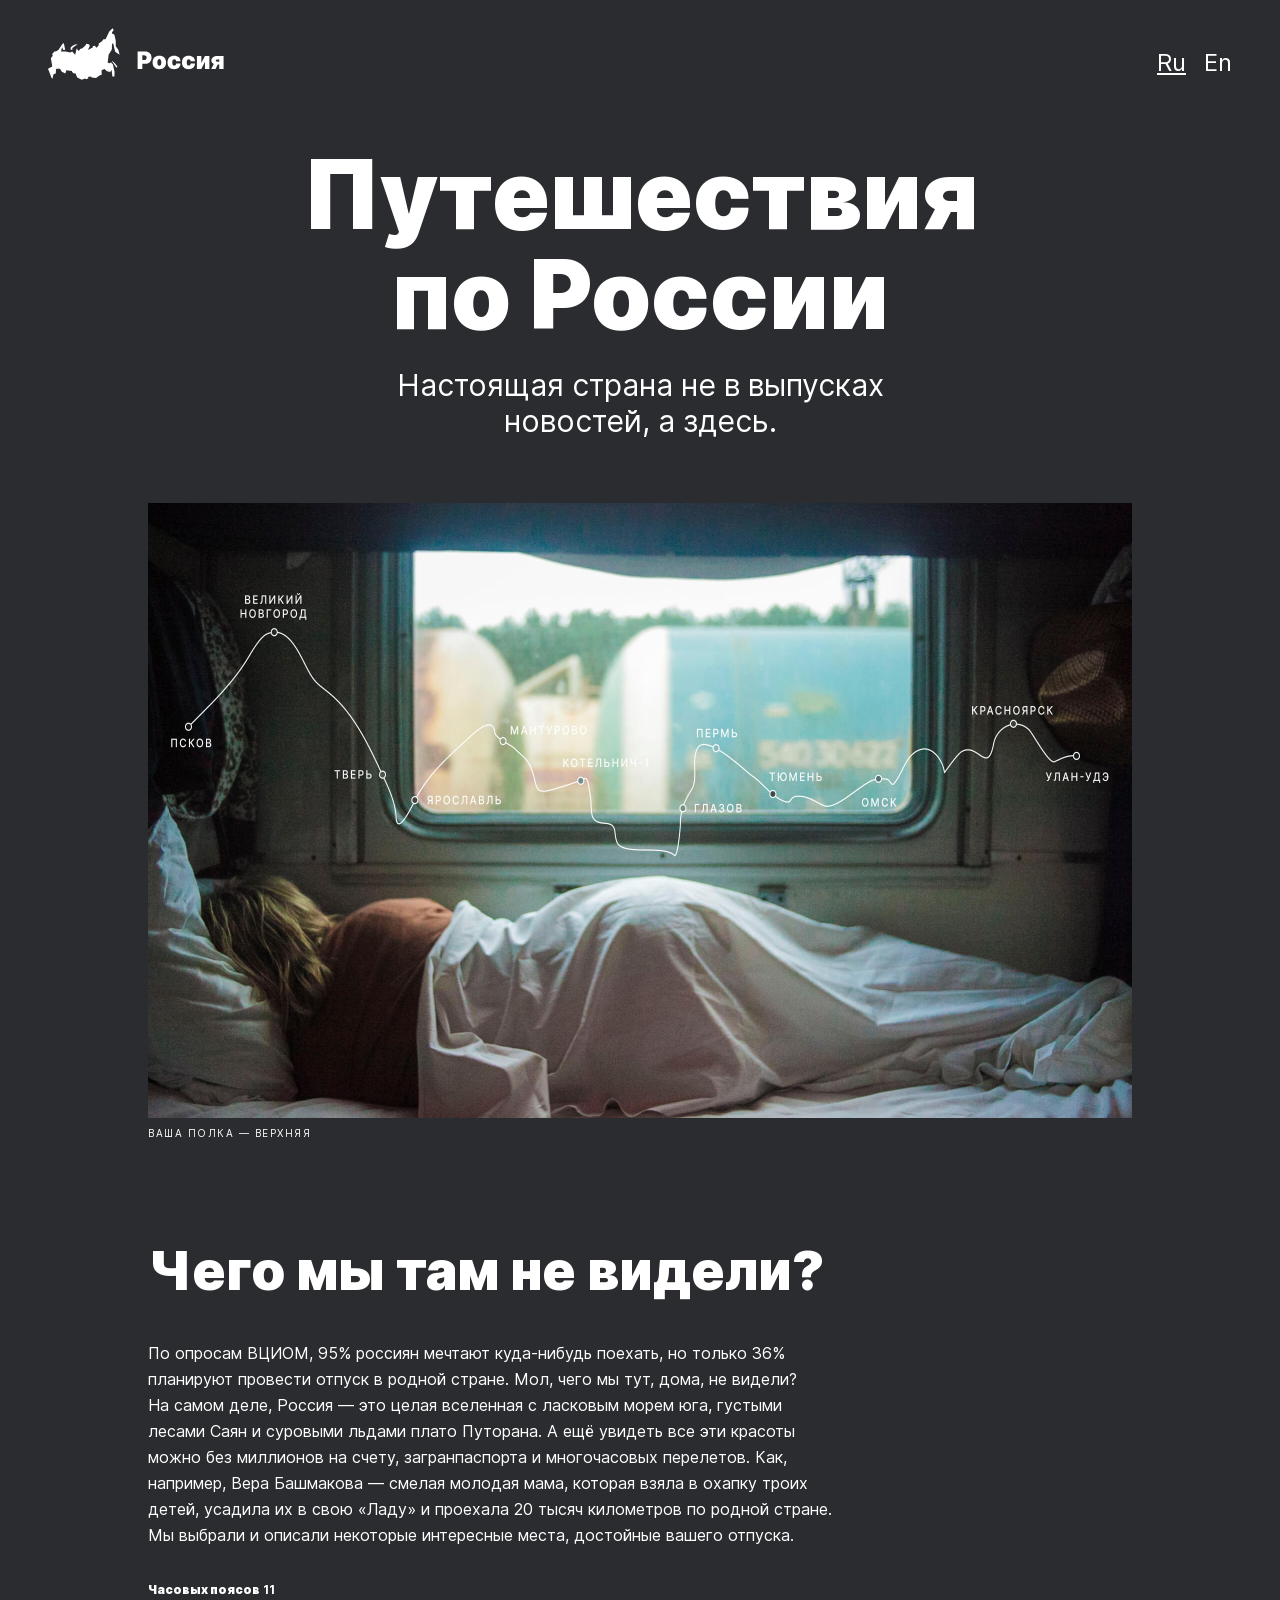
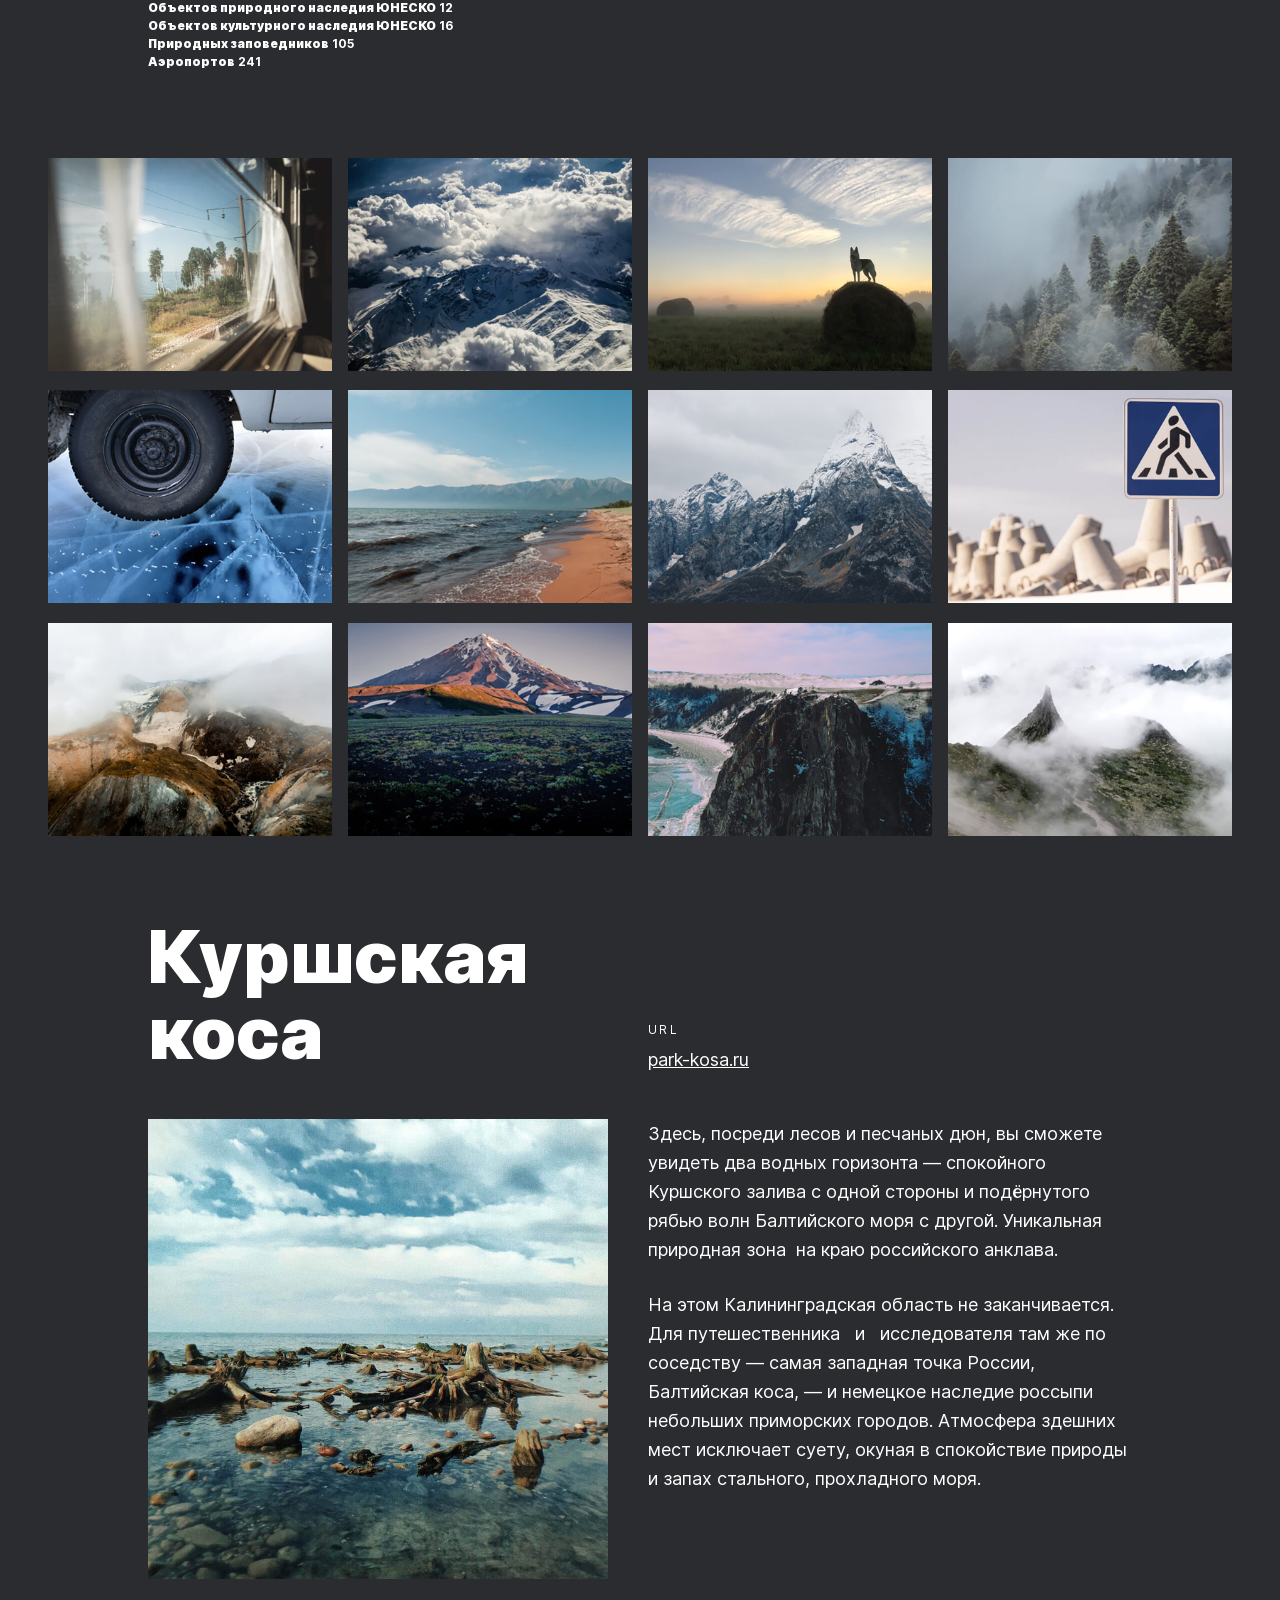
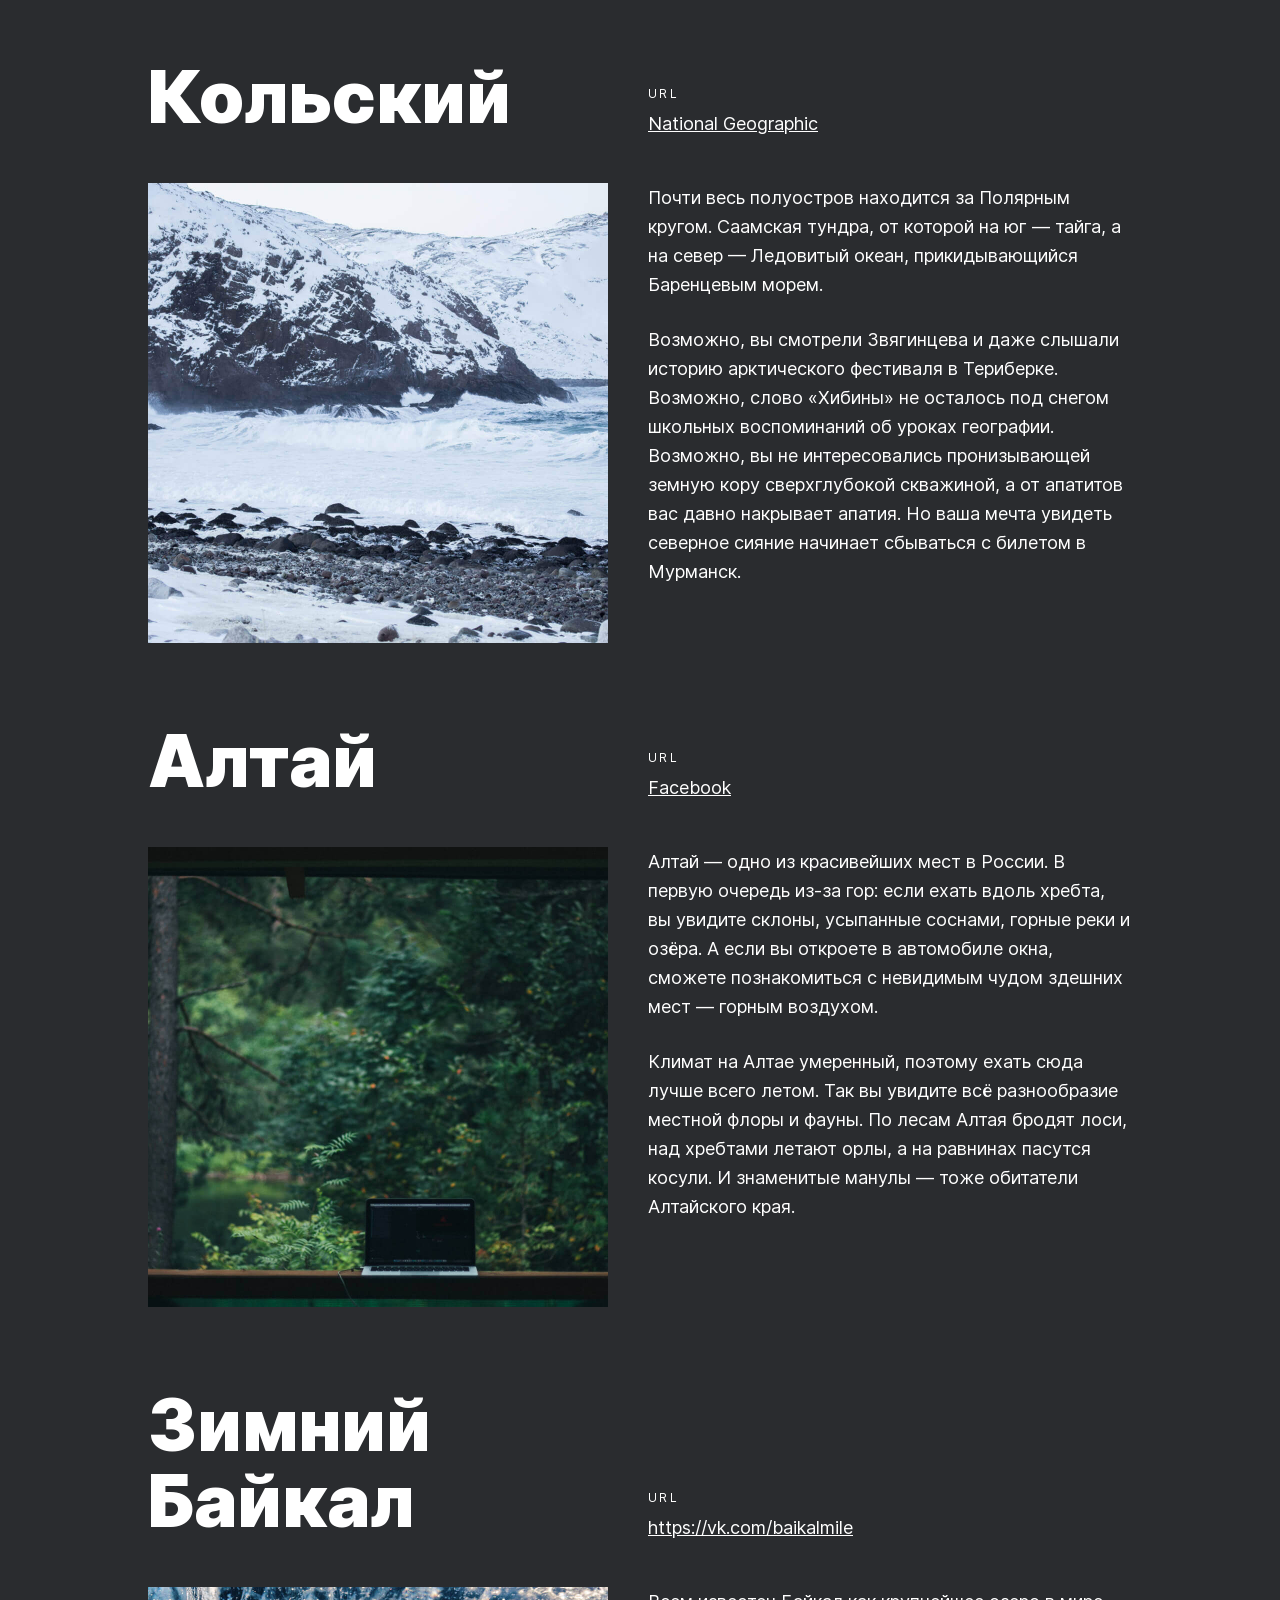
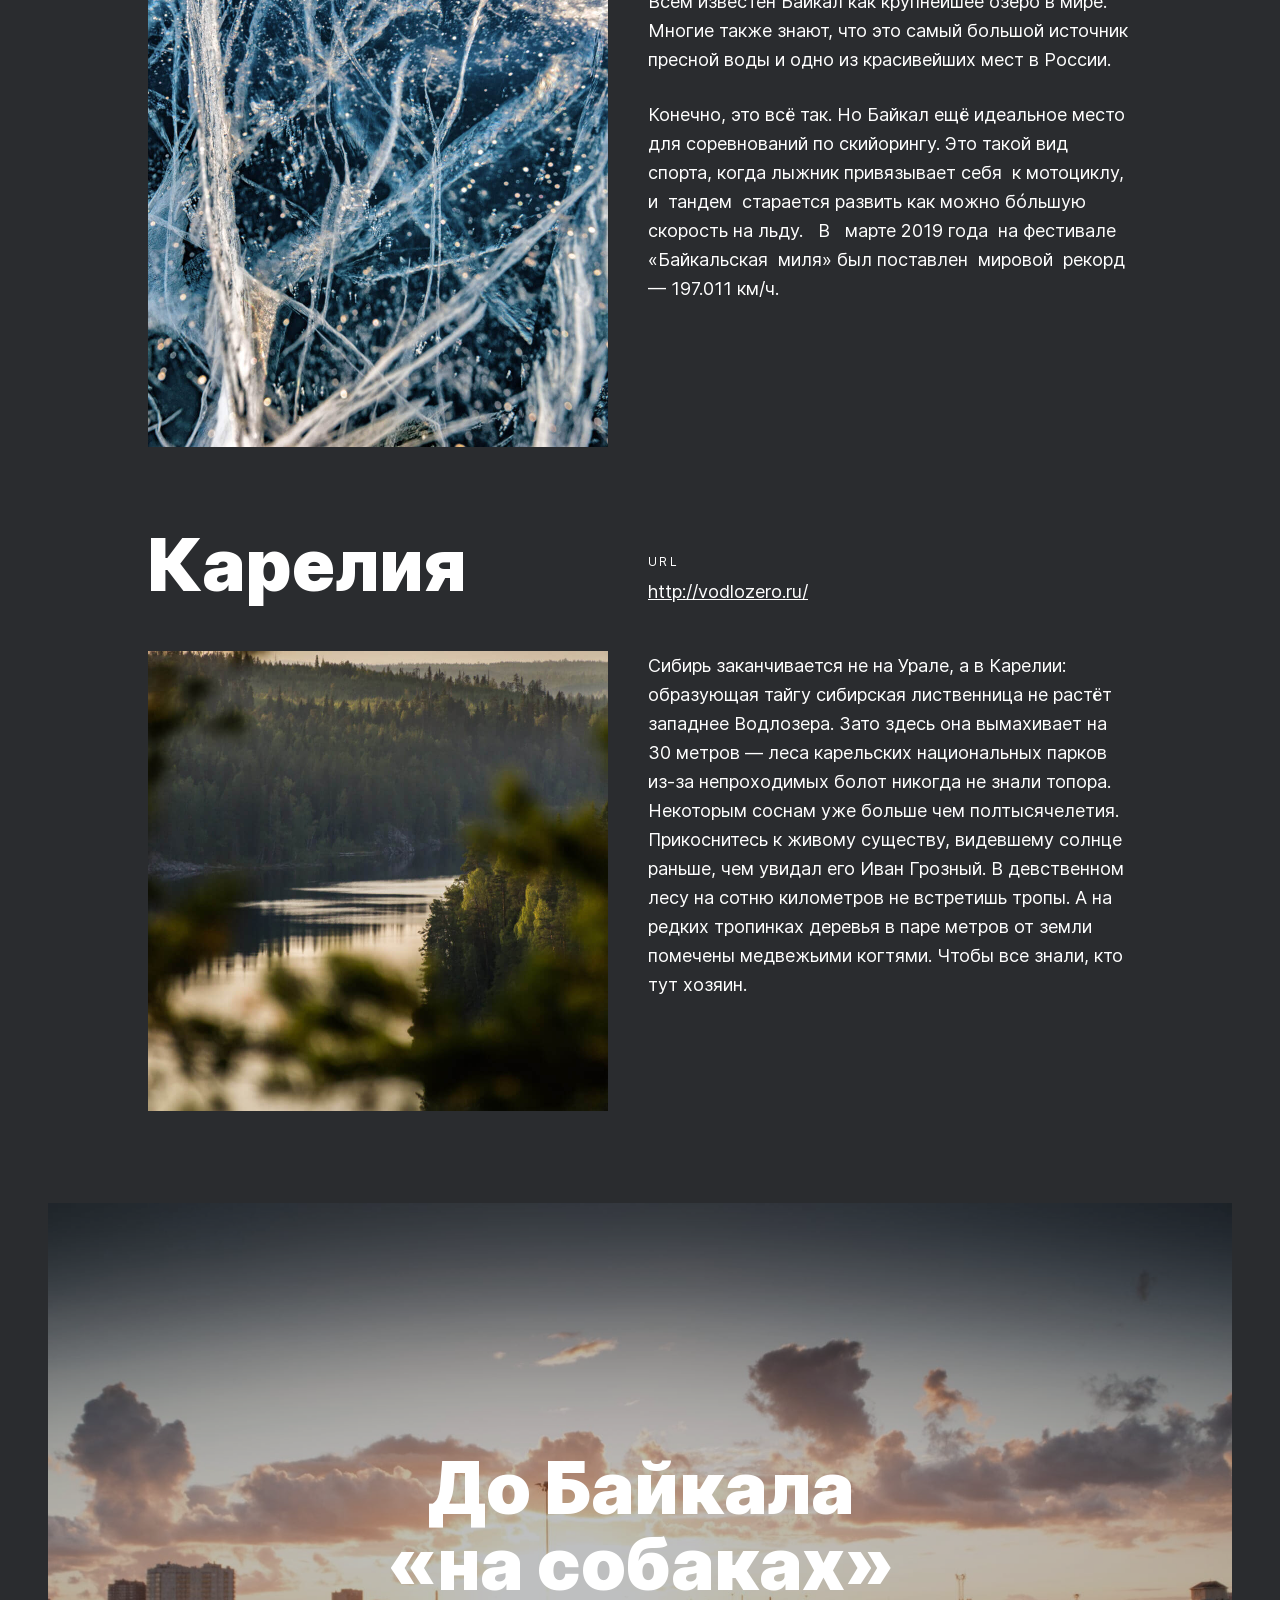
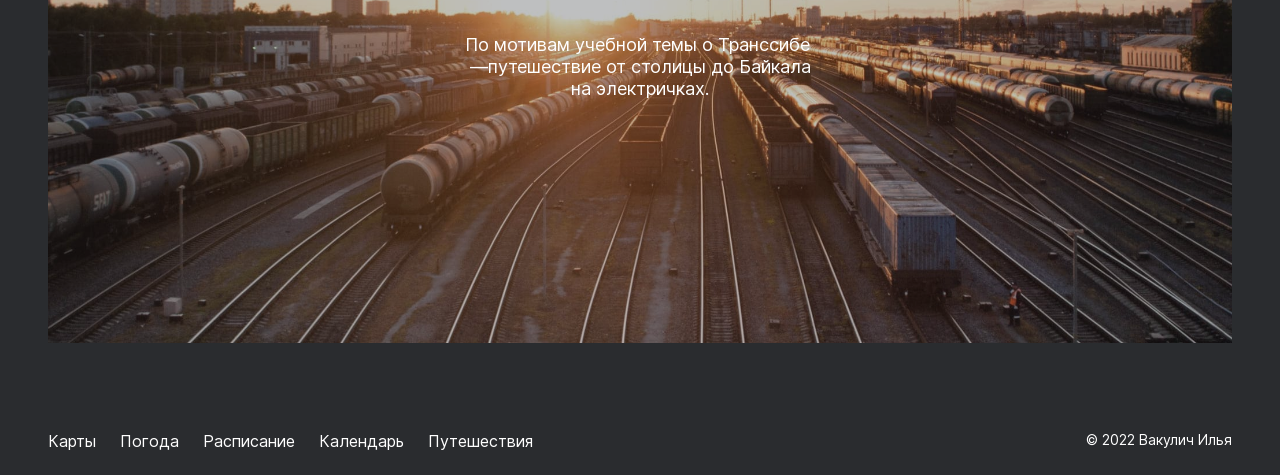
<file: index.html>
<!DOCTYPE html>
<html lang="ru">
  <head>
    <meta charset="UTF-8" />
    <meta name="viewport" content="width=device-width, initial-scale=1.0" />
    <title>Путешествия по России</title>
    <link rel="stylesheet" href="./vendor/normalize.css" />
    <link rel="stylesheet" href="./pages/index.css" />
  </head>
  <body class="page">
    <header class="header">
      <img class="header__logo" alt="Лого" src="./images/header-logo.svg" />
      <a href="#" class="header__lang-link header__lang-link_activate">Ru</a>
      <a href="#" class="header__lang-link">En</a>
    </header>
    <main>
      <section class="lead">
        <h1 class="lead__title">Путешествия по&nbsp;России</h1>
        <p class="lead__subtitle">
          Настоящая страна не&nbsp;в&nbsp;выпусках новостей, а&nbsp;здесь.
        </p>
        <img
          class="lead__image"
          alt="Женщина в плацкарте"
          src="./images/lead-polka.jpg"
        />
        <p class="lead__caption">ваша полка — верхняя</p>
      </section>
      <section class="intro">
        <h2 class="intro__title">Чего мы&nbsp;там не&nbsp;видели?</h2>
        <p class="intro__text">
          По&nbsp;опросам ВЦИОМ, 95% россиян мечтают куда-нибудь поехать,
          но&nbsp;только&nbsp;36% планируют провести отпуск в&nbsp;родной
          стране. Мол, чего мы&nbsp;тут, дома, не&nbsp;видели? На&nbsp;самом
          деле, Россия&nbsp;&mdash; это целая вселенная с&nbsp;ласковым морем
          юга, густыми лесами Саян и&nbsp;суровыми льдами плато Путорана.
          А&nbsp;ещё увидеть все эти красоты можно без миллионов на&nbsp;счету,
          загранпаспорта и&nbsp;многочасовых перелетов. Как, например, Вера
          Башмакова&nbsp;&mdash; смелая молодая мама, которая взяла
          в&nbsp;охапку троих детей, усадила их&nbsp;в&nbsp;свою
          &laquo;Ладу&raquo; и&nbsp;проехала 20&nbsp;тысяч километров
          по&nbsp;родной стране. Мы&nbsp;выбрали и&nbsp;описали некоторые
          интересные места, достойные вашего отпуска.
        </p>
        <ul class="intro__list">
          <li>
            <span class="intro__list intro__list_bold">Часовых поясов</span> 11
          </li>
          <li>
            <span class="intro__list intro__list_bold"
              >Объектов природного наследия ЮНЕСКО</span
            >
            12
          </li>
          <li>
            <span class="intro__list intro__list_bold"
              >Объектов культурного наследия ЮНЕСКО</span
            >
            16
          </li>
          <li>
            <span class="intro__list intro__list_bold"
              >Природных заповедников</span
            >
            105
          </li>
          <li>
            <span class="intro__list intro__list_bold">Аэропортов</span> 241
          </li>
        </ul>
      </section>
      <section>
        <ul class="photo-grid">
          <li>
            <img
              class="photo-grid__item"
              alt="Вид из окна"
              src="./images/photo-grid-train.jpg"
            />
          </li>
          <li>
            <img
              class="photo-grid__item"
              alt="Горы"
              src="./images/photo-grid-atharva-tulsi.jpg"
            />
          </li>
          <li>
            <img
              class="photo-grid__item"
              alt="Пёс на сене"
              src="./images/photo-grid-tuman.jpg"
            />
          </li>
          <li>
            <img
              class="photo-grid__item"
              alt="Деревья в тумане"
              src="./images/photo-grid-sochi.jpg"
            />
          </li>
          <li>
            <img
              class="photo-grid__item"
              alt="Колесо на льду"
              src="./images/photo-grid-arisa.jpg"
            />
          </li>
          <li>
            <img
              class="photo-grid__item"
              alt="Пляж"
              src="./images/photo-grid-baikal.jpg"
            />
          </li>
          <li>
            <img
              class="photo-grid__item"
              alt="Снежные горы"
              src="./images/photo-grid-elbrus.jpg"
            />
          </li>
          <li>
            <img
              class="photo-grid__item"
              alt="Знак"
              src="./images/photo-grid-kondratiev.jpg"
            />
          </li>
          <li>
            <img
              class="photo-grid__item"
              alt="Равнина в тумане"
              src="./images/photo-grid-kamchatka-1.jpg"
            />
          </li>
          <li>
            <img
              class="photo-grid__item"
              alt="Вид на гору и плантацию"
              src="./images/photo-grid-kamchatka-2.jpg"
            />
          </li>
          <li>
            <img
              class="photo-grid__item"
              alt="Гора с пляжем"
              src="./images/photo-grid-baikal-2.jpg"
            />
          </li>
          <li>
            <img
              class="photo-grid__item"
              alt="Затуманеные горы"
              src="./images/photo-grid-ergaki.jpg"
            />
          </li>
        </ul>
      </section>
      <section>
        <ul class="places">
          <li class="place">
            <h2 class="place__title">Куршская&nbsp; коса</h2>
            <img
              class="place__image"
              alt="Коса"
              src="./images/place-kosa.jpg"
            />
            <div class="place__website">
              <p class="place__url-heading">URL</p>
              <a class="place__link" href="http://park-kosa.ru">park-kosa.ru</a>
            </div>
            <div class="place__paragraph">
              <p class="place__text">
                Здесь, посреди лесов и песчаных дюн, вы сможете увидеть два
                водных горизонта &mdash; спокойного Куршского залива с одной
                стороны и подёрнутого рябью волн Балтийского моря с другой.
                Уникальная природная зона &nbsp;на краю российского анклава.
              </p>
              <p class="place__text">
                На этом Калининградская область не заканчивается.&nbsp; Для
                путешественника &nbsp; и &nbsp; исследователя там же по
                соседству &mdash; самая западная точка России, Балтийская коса,
                &mdash; и немецкое наследие россыпи небольших приморских
                городов. Атмосфера здешних мест исключает суету, окуная в
                спокойствие природы и запах стального, прохладного моря.
              </p>
            </div>
          </li>
          <li class="place">
            <h2 class="place__title">Кольский</h2>
            <img
              class="place__image"
              alt="Кольский"
              src="./images/place-kolsky.jpg"
            />
            <div class="place__website">
              <p class="place__url-heading">URL</p>
              <a
                class="place__link"
                href="https://yourshot.nationalgeographic.com/photos/?keywords=kolskiy"
                >National Geographic</a
              >
            </div>
            <div class="place__paragraph">
              <p class="place__text">
                Почти весь полуостров находится за Полярным кругом. Саамская
                тундра, от которой на юг &mdash; тайга, а на север &mdash;
                Ледовитый океан, прикидывающийся Баренцевым морем.
              </p>
              <p class="place__text">
                Возможно, вы смотрели Звягинцева и даже слышали историю
                арктического фестиваля в Териберке. Возможно, слово
                &laquo;Хибины&raquo; не осталось под снегом школьных
                воспоминаний об уроках географии. Возможно, вы не интересовались
                пронизывающей земную кору сверхглубокой скважиной, а от апатитов
                вас давно накрывает апатия. Но ваша мечта увидеть северное
                сияние начинает сбываться с билетом в Мурманск.
              </p>
            </div>
          </li>
          <li class="place">
            <h2 class="place__title">Алтай</h2>
            <img
              class="place__image"
              alt="Алтай"
              src="./images/place-altai.jpg"
            />
            <div class="place__website">
              <p class="place__url-heading">URL</p>
              <a
                class="place__link"
                href="https://www.facebook.com/vera.bashmakova/posts/10156011613718822"
                >Facebook</a
              >
            </div>
            <div class="place__paragraph">
              <p class="place__text">
                Алтай &mdash; одно из красивейших мест в России. В первую
                очередь из-за гор: если ехать вдоль хребта, вы увидите склоны,
                усыпанные соснами, горные реки и озёра. А если вы откроете в
                автомобиле окна, сможете познакомиться с невидимым чудом здешних
                мест &mdash; горным воздухом.
              </p>
              <p class="place__text">
                Климат на Алтае умеренный, поэтому ехать сюда лучше всего летом.
                Так вы увидите всё разнообразие местной флоры и фауны. По лесам
                Алтая бродят лоси, над хребтами летают орлы, а на равнинах
                пасутся косули. И знаменитые манулы &mdash; тоже обитатели
                Алтайского края.
              </p>
            </div>
          </li>
          <li class="place">
            <h2 class="place__title">Зимний Байкал</h2>
            <img
              class="place__image"
              alt="Зимний Байкал"
              src="./images/place-winter-baikal.jpg"
            />
            <div class="place__website">
              <p class="place__url-heading">URL</p>
              <a class="place__link" href="https://vk.com/baikalmile"
                >https://vk.com/baikalmile</a
              >
            </div>
            <div class="place__paragraph">
              <p class="place__text">
                Всем известен Байкал как крупнейшее озеро в мире. Многие также
                знают, что это самый большой источник пресной воды и одно из
                красивейших мест в России.
              </p>
              <p class="place__text">
                Конечно, это всё так. Но Байкал ещё идеальное место для
                соревнований по скийорингу. Это такой вид спорта, когда лыжник
                привязывает себя&nbsp; к мотоциклу, и &nbsp;тандем
                &nbsp;старается развить как можно б&oacute;льшую скорость на
                льду. &nbsp; В &nbsp; марте 2019 года &nbsp;на фестивале
                &laquo;Байкальская&nbsp; миля&raquo; был поставлен
                &nbsp;мировой&nbsp; рекорд &mdash; 197.011 км/ч.
              </p>
            </div>
          </li>
          <li class="place">
            <h2 class="place__title">Карелия</h2>
            <img
              class="place__image"
              alt="Карелия"
              src="./images/place-karelia.jpg"
            />
            <div class="place__website">
              <p class="place__url-heading">URL</p>
              <a class="place__link" href="http://vodlozero.ru"
                >http://vodlozero.ru/</a
              >
            </div>
            <div class="place__paragraph">
              <p class="place__text">
                Сибирь заканчивается не на Урале, а в Карелии: образующая тайгу
                сибирская лиственница не растёт западнее Водлозера. Зато здесь
                она вымахивает на 30 метров &mdash; леса карельских национальных
                парков из-за непроходимых болот никогда не знали топора.
                Некоторым соснам уже больше чем полтысячелетия. Прикоснитесь к
                живому существу, видевшему солнце раньше, чем увидал его Иван
                Грозный. В девственном лесу на сотню километров не встретишь
                тропы. А на редких тропинках деревья в паре метров от земли
                помечены медвежьими когтями. Чтобы все знали, кто тут хозяин.
              </p>
            </div>
          </li>
        </ul>
      </section>
      <section class="cover">
        <h2 class="cover__title">
          <a
            class="cover__link"
            href="https://stampsy.com/na-elektrichkakh-do-baikala"
          >
            До&nbsp;Байкала &laquo;на&nbsp;собаках&raquo;
          </a>
        </h2>
        <p class="cover__subtitle">
          По&nbsp;мотивам учебной темы о&nbsp;Транссибе&nbsp; &mdash;путешествие
          от&nbsp;столицы до&nbsp;Байкала на&nbsp;электричках.
        </p>
      </section>
    </main>
    <footer class="footer">
      <nav>
        <a class="footer__link" href="https://yandex.ru/maps">Карты</a>
        <a class="footer__link" href="https://yandex.ru/pogoda">Погода</a>
        <a class="footer__link" href="https://rasp.yandex.ru">Расписание</a>
        <a class="footer__link" href="https://calendar.yandex.ru">Календарь</a>
        <a class="footer__link" href="https://travel.yandex.ru">Путешествия</a>
      </nav>
      <p class="footer__copyright">&copy; 2022 Вакулич Илья</p>
    </footer>
  </body>
</html>
</file>
<file: pages/index.css>
@import url(../vendor/normalize.css);
@import url(../fonts/fonts.css);
@import url(../blocks/page/page.css);
@import url(../blocks/header/header.css);
@import url(../blocks/header/__logo/header__logo.css);
@import url(../blocks/header/__lang-link/header__lang-link.css);
@import url(../blocks/header/__lang-link/_activate/header__lang-link_activate.css);
@import url(../blocks/lead/lead.css);
@import url(../blocks/lead/__title/lead__title.css);
@import url(../blocks/lead/__subtitle/lead__subtitle.css);
@import url(../blocks/lead/__image/lead__image.css);
@import url(../blocks/lead/__caption/lead__caption.css);
@import url(../blocks/intro/intro.css);
@import url(../blocks/intro/__list/intro__list.css);
@import url(../blocks/intro/__list/_bold/intro__list_bold.css);
@import url(../blocks/intro/__text/intro__text.css);
@import url(../blocks/intro/__title/intro__title.css);
@import url(../blocks/photo-grid/photo-grid.css);
@import url(../blocks/photo-grid/__item/photo-grid__item.css);
@import url(../blocks/places/places.css);
@import url(../blocks/place/place.css);
@import url(../blocks/place/__title/place__title.css);
@import url(../blocks/place/__website/place__website.css);
@import url(../blocks/place/__url-heading/place__url-heading.css);
@import url(../blocks/place/__link/place__link.css);
@import url(../blocks/place/__paragraph/place__paragraph.css);
@import url(../blocks/place/__text/place__text.css);
@import url(../blocks/place/__image/place__image.css);
@import url(../blocks/cover/cover.css);
@import url(../blocks/cover/__title/cover__title.css);
@import url(../blocks/cover/__subtitle/cover__subtitle.css);
@import url(../blocks/cover/__link/cover__link.css);
@import url(../blocks/footer/footer.css);
@import url(../blocks/footer/__copyright/footer__copyright.css);
@import url(../blocks/footer/__link/footer__link.css);
</file>
